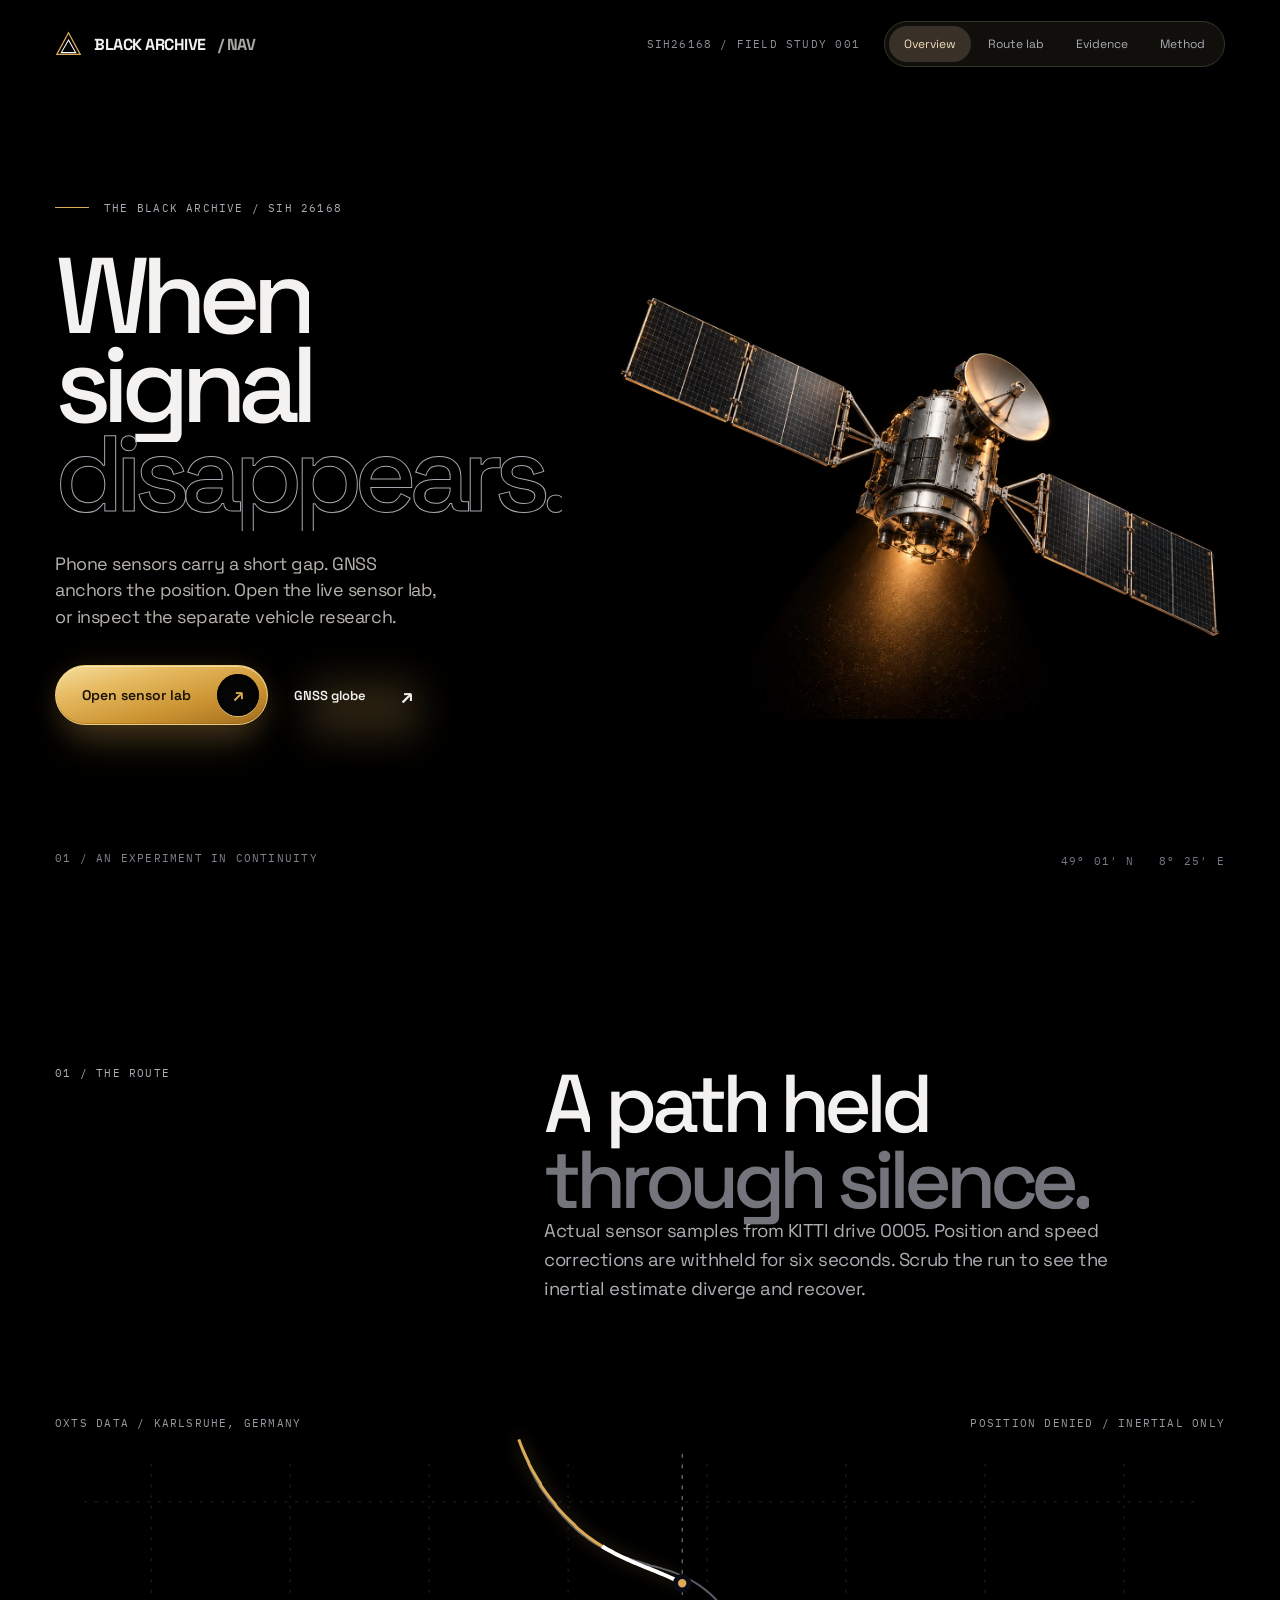
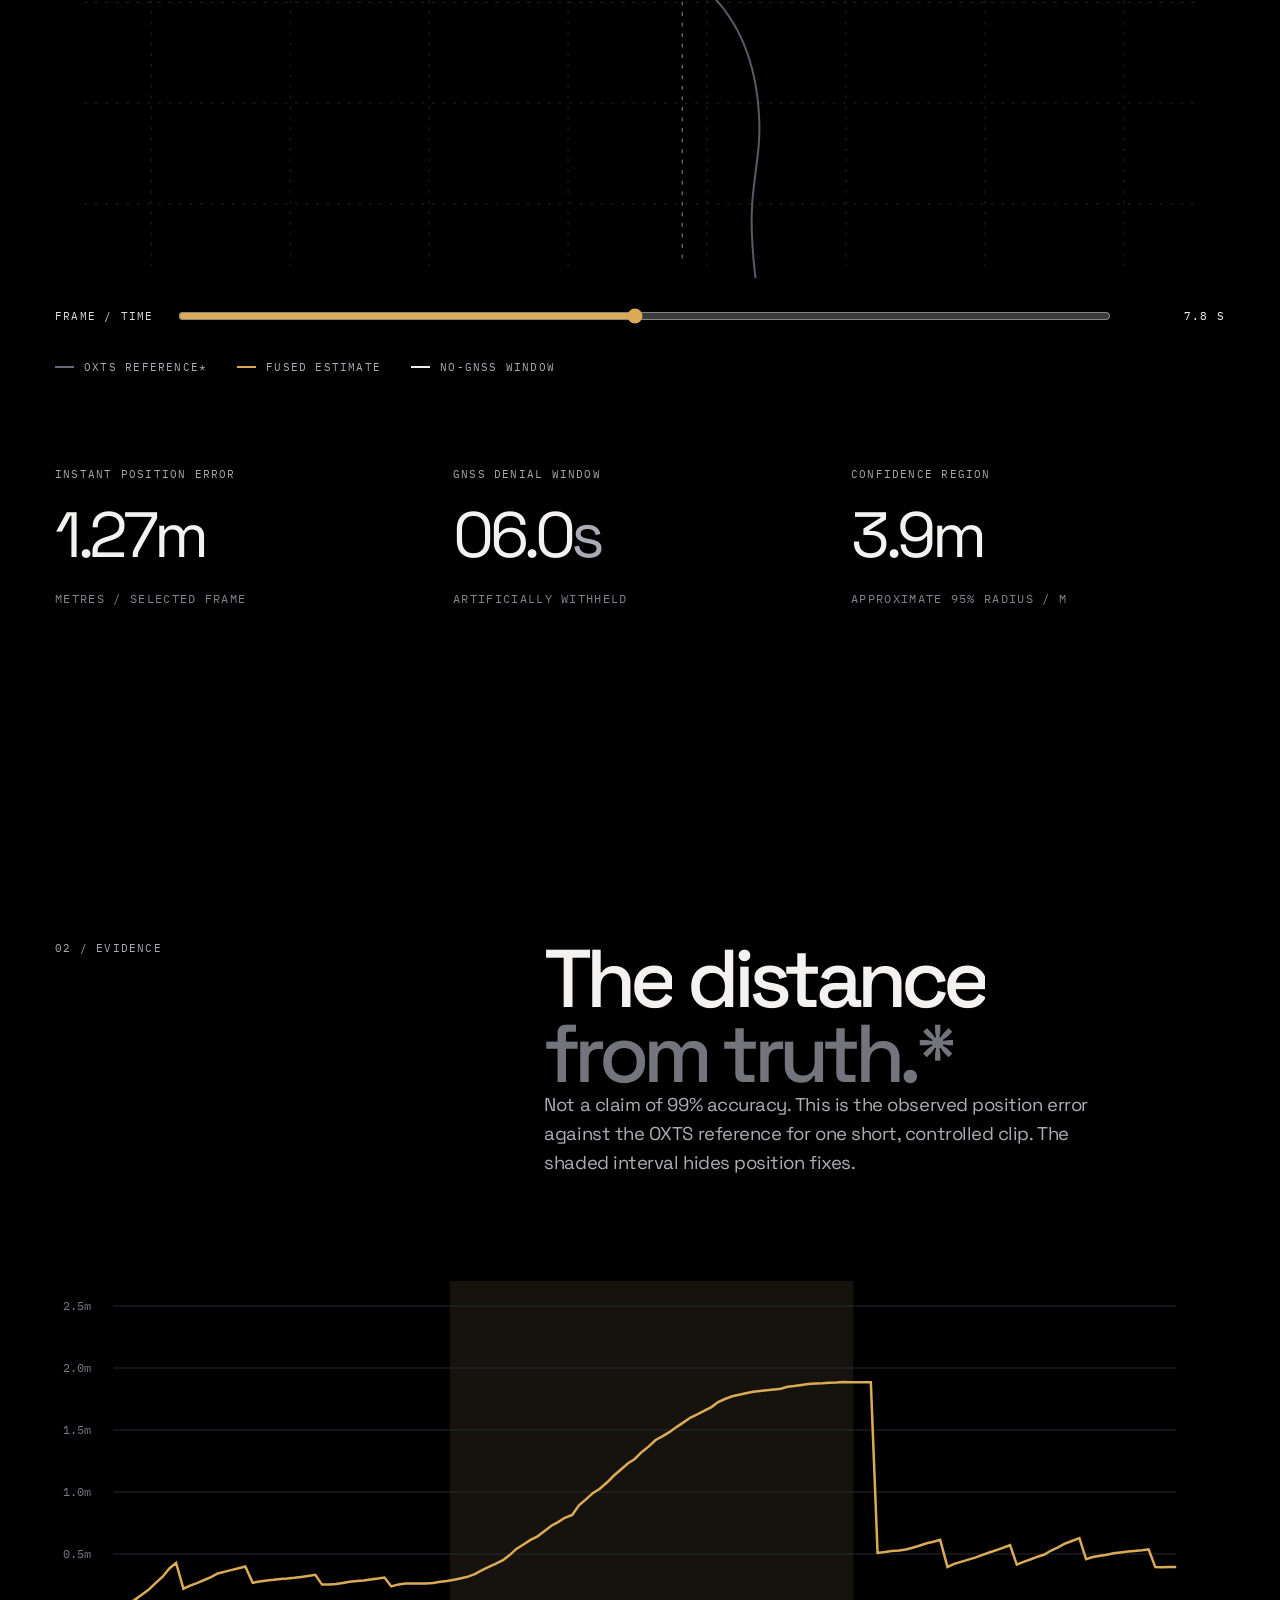
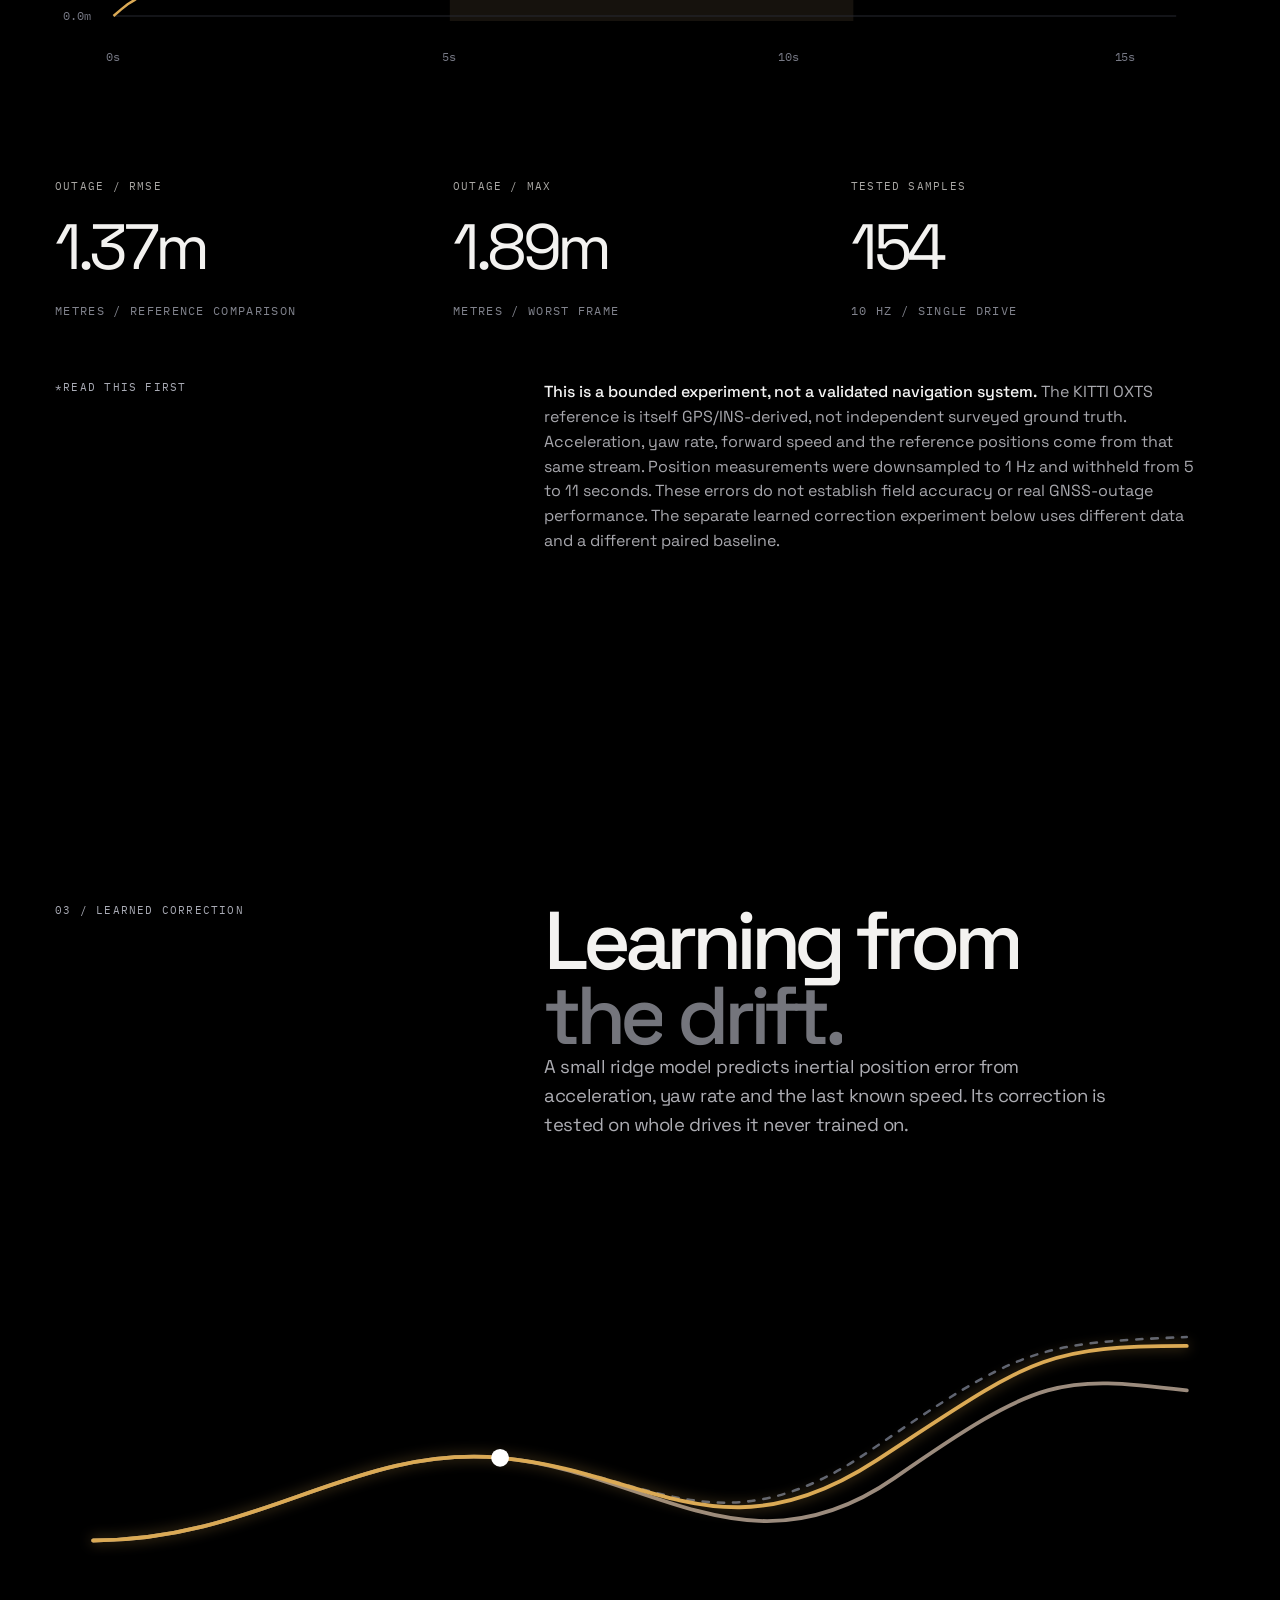
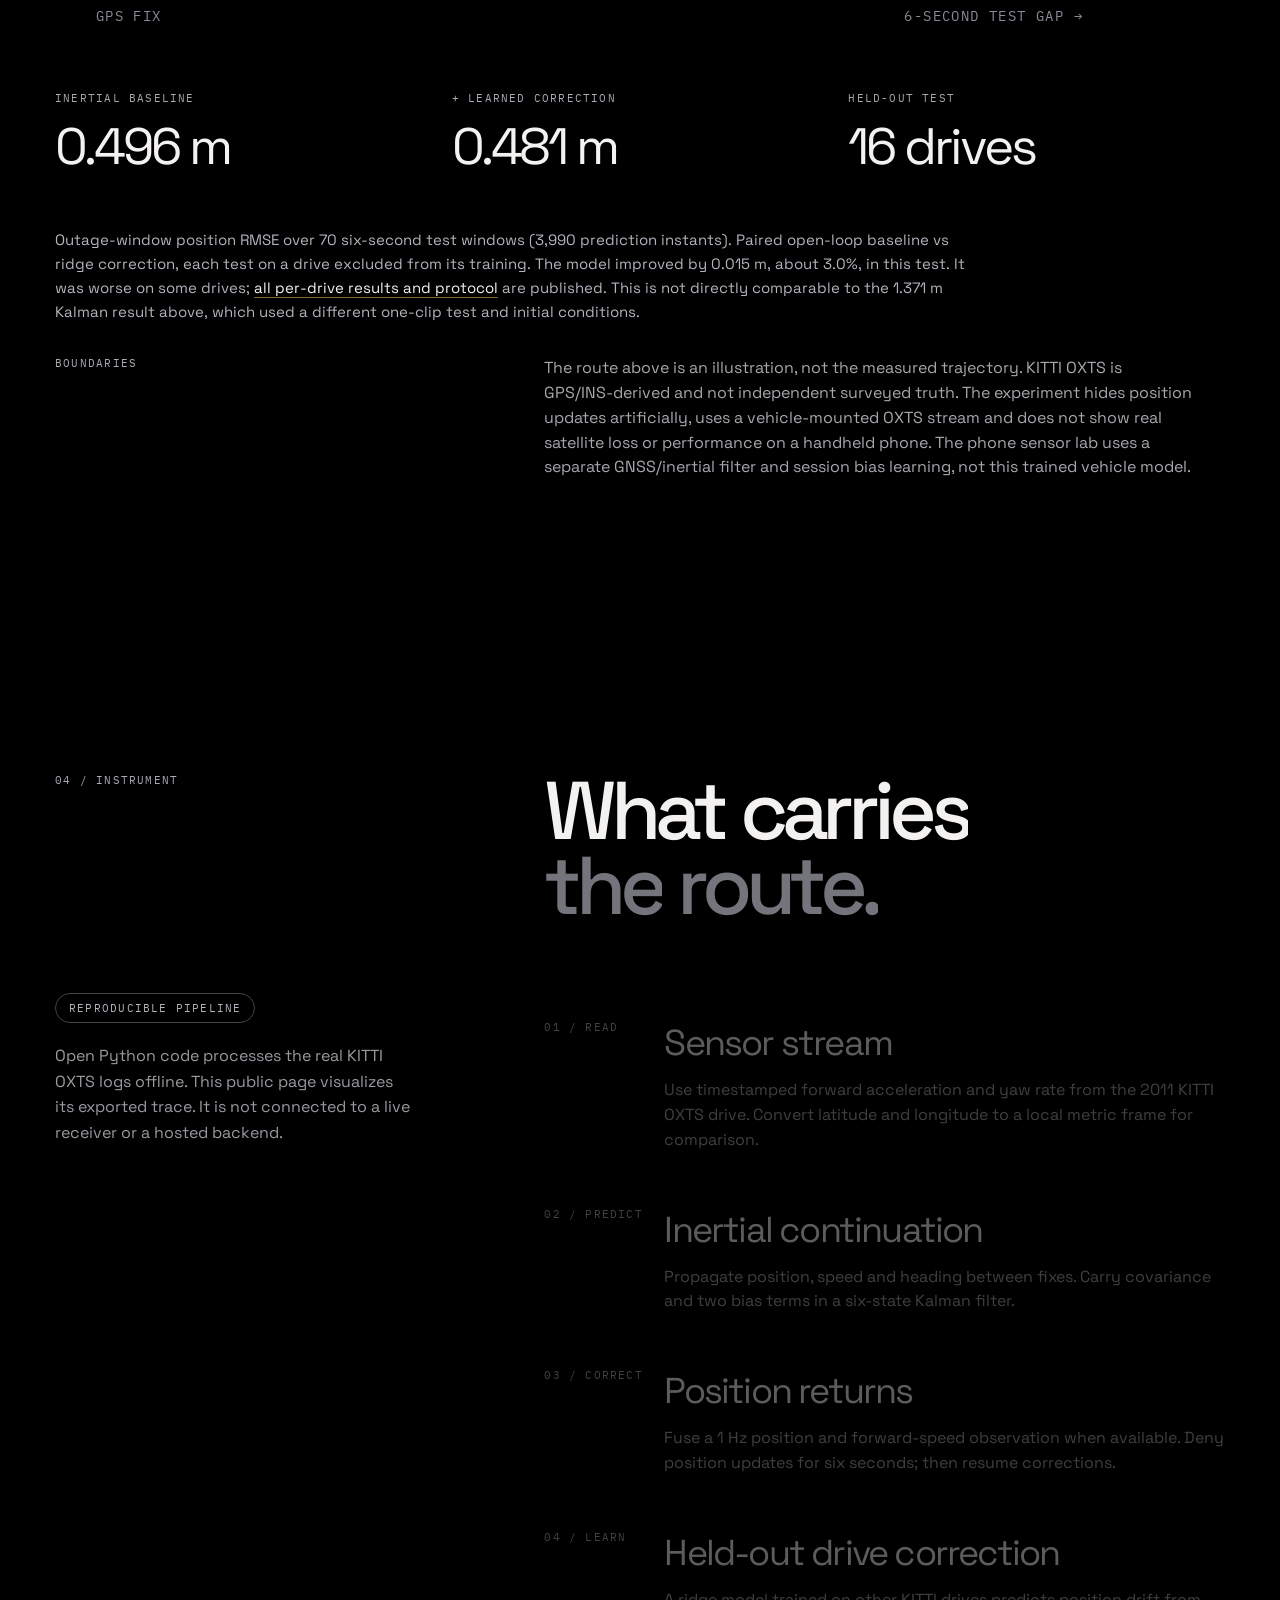
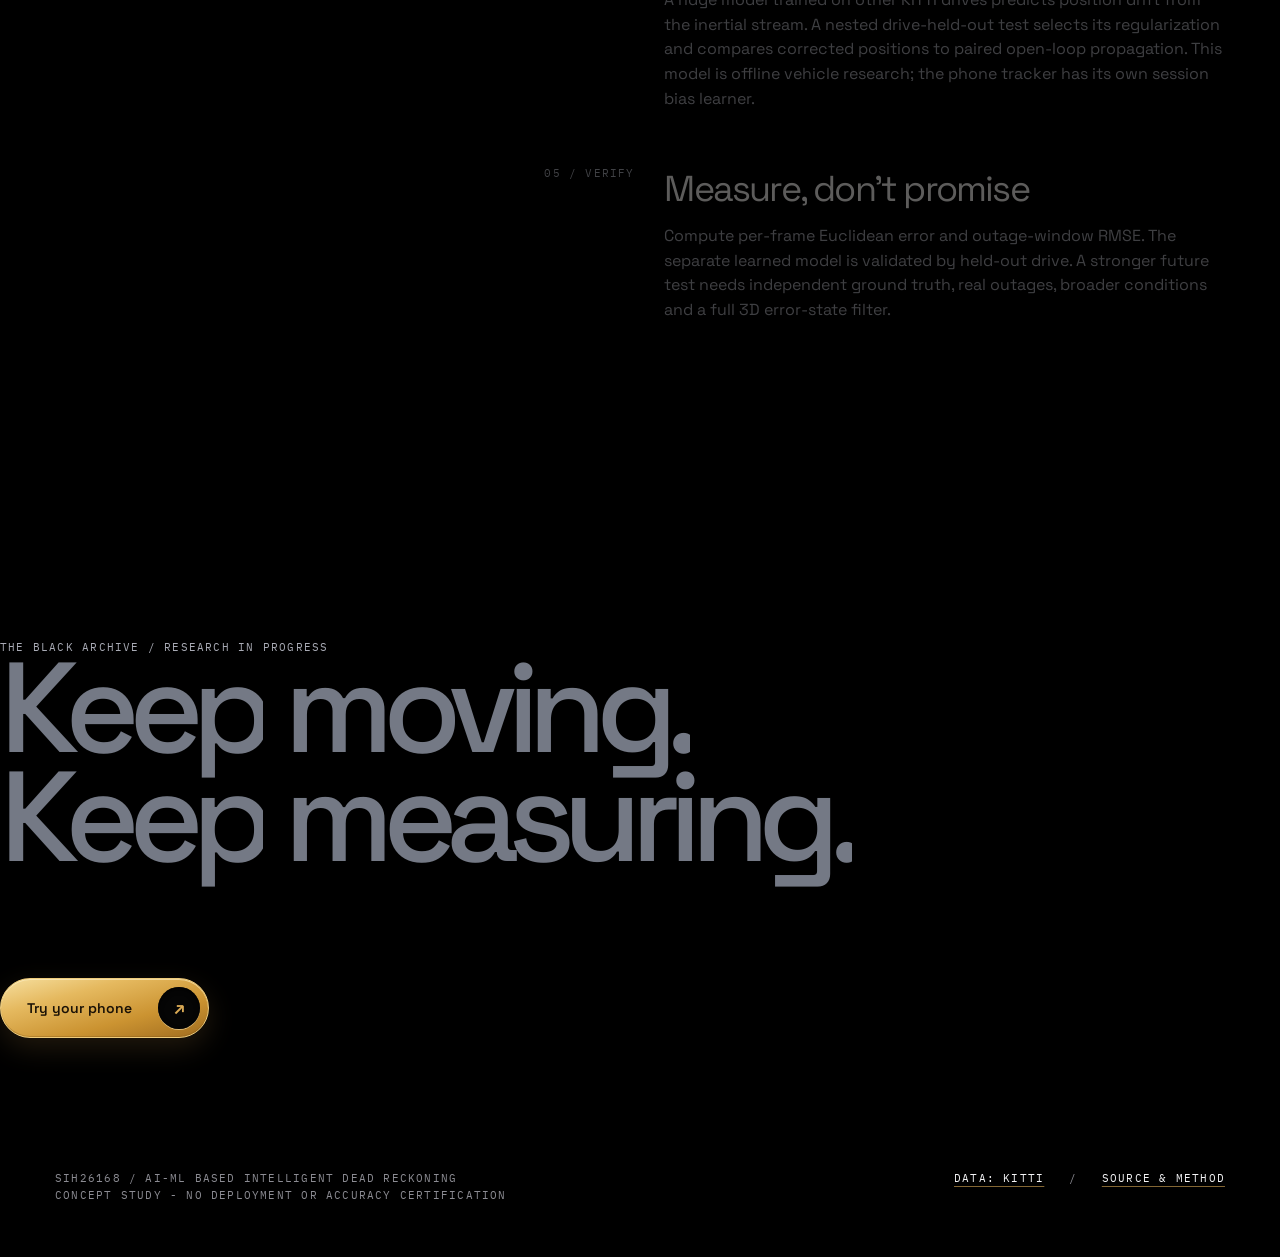
<file: index.html>
<!doctype html>
<html lang="en"><head><meta charset="utf-8"><meta name="viewport" content="width=device-width,initial-scale=1"><meta name="theme-color" content="#000000"><meta name="description" content="The Black Archive: an honest GNSS/INS dead-reckoning experiment measured on public KITTI sensor logs."><title>Black Archive / Continuity</title><link rel="preconnect" href="https://fonts.googleapis.com"><link rel="preconnect" href="https://fonts.gstatic.com" crossorigin><link href="https://fonts.googleapis.com/css2?family=IBM+Plex+Mono:wght@400;500&family=Space+Grotesk:wght@400;500;600;700&display=swap" rel="stylesheet">
<style>
:root{--bg:#000;--ink:#f3f2f0;--muted:#aaa8a5;--quiet:#777b85;--accent:#dbaa55;--axis:#303137;--margin:clamp(24px,4.3vw,76px);--display:'Space Grotesk',Arial,sans-serif;--mono:'IBM Plex Mono',monospace}*{box-sizing:border-box}html{scroll-behavior:smooth;background:#000}body{margin:0;color:var(--ink);background:var(--bg);font-family:var(--display);-webkit-font-smoothing:antialiased}button,a,input{font:inherit}button{cursor:pointer}a{color:inherit}a:focus-visible,button:focus-visible,input:focus-visible{outline:2px solid var(--accent);outline-offset:4px}::selection{background:#dbaa55;color:#000}.mono{font-family:var(--mono);font-size:11px;letter-spacing:.11em;text-transform:uppercase}.muted{color:var(--muted)}.accent{color:var(--accent)}.wrap{max-width:1600px;margin:auto;padding-inline:var(--margin)}.header{height:88px;display:flex;justify-content:space-between;align-items:center;gap:20px;position:relative;z-index:30}.mark{font-weight:700;text-decoration:none;display:flex;align-items:center;gap:12px;font-size:16px;letter-spacing:-.03em}.brand-icon{height:27px;width:27px;display:inline-flex;align-items:center;justify-content:center}.brand-icon svg{width:100%;height:100%}.header-right{display:flex;gap:24px;align-items:center}.version{white-space:nowrap;color:#8e9098}.nav{display:flex;padding:4px;gap:2px;border:1px solid #303039;border-radius:999px;background:#11100e;position:relative;isolation:isolate}.nav a{position:relative;padding:10px 15px;text-decoration:none;font-size:12px;color:#aaaab2;transition:color .22s;white-space:nowrap}.nav a:hover,.nav a.active{color:#fff}.nav-indicator{position:absolute;z-index:-1;left:4px;top:4px;bottom:4px;background:#343029;border-radius:999px;transition:transform .48s cubic-bezier(.22,1,.36,1),width .48s cubic-bezier(.22,1,.36,1)}main{overflow:hidden}.hero{min-height:min(790px,calc(100svh - 88px));min-height:max(650px,calc(100svh - 88px));display:grid;grid-template-columns:5fr 8fr;align-items:center;position:relative}.hero-copy{z-index:2;padding:24px 0 86px}.eyebrow{color:var(--accent);display:flex;gap:15px;align-items:center}.eyebrow:before{content:'';width:34px;height:1px;background:var(--accent)}h1,h2,h3,p{margin-top:0}h1{font-size:clamp(69px,8.4vw,150px);line-height:.83;letter-spacing:-.083em;font-weight:500;margin:36px 0 32px}h1 span{display:block}h1 .outline{color:transparent;-webkit-text-stroke:1px #a5a8b0}.hero-description{font-size:clamp(16px,1.4vw,20px);line-height:1.5;color:#b3b2b5;max-width:390px;letter-spacing:-.025em;margin-bottom:34px}.cta{border:1px solid #dbaa55;border-radius:999px;background:var(--accent);padding:15px 21px;color:#08090e;display:inline-flex;gap:35px;align-items:center;text-decoration:none;font-size:13px;font-weight:600;position:relative;transition:transform .25s,background .25s}.cta:before{content:'';position:absolute;inset:9px 15px -18px;background:var(--accent);filter:blur(19px);opacity:.2;z-index:-1}.cta:hover{transform:translateY(-3px);background:#e4cda5}.cta span{font-size:20px;line-height:.7}.hero-visual{position:relative;min-height:620px;margin-right:calc(-1*var(--margin));display:flex;align-items:center;justify-content:center}.hero-visual:before{content:'';position:absolute;width:80%;aspect-ratio:1;border-radius:50%;background:radial-gradient(circle,rgba(130,109,77,.12),rgba(0,0,0,0) 67%);filter:blur(35px)}.orb{width:min(760px,105%);height:auto;overflow:visible;position:relative;filter:drop-shadow(0 0 28px rgba(219,170,85,.14))}.orb .contour{fill:none;stroke:#363943;stroke-width:.7}.orb .brightline{fill:none;stroke:var(--accent);stroke-width:2;stroke-linecap:round;stroke-linejoin:round;stroke-dasharray:2400;stroke-dashoffset:2400;animation:draw 1.4s .1s cubic-bezier(.22,1,.36,1) forwards}.orb .tiny{fill:#dbc39c}.orb .thin{fill:none;stroke:#656c85;stroke-width:.8}.orb .noise{fill:#c9b18c;opacity:.36}.hero-index{position:absolute;right:var(--margin);bottom:32px;color:#777987}.hero-meta{position:absolute;bottom:35px;left:var(--margin);color:#83838d}.section{padding-top:clamp(110px,13vw,210px);padding-bottom:clamp(110px,13vw,210px)}.section-head{display:grid;grid-template-columns:5fr 8fr;gap:5vw;align-items:start;margin-bottom:70px}.section-kicker{color:var(--accent)}.section-title{font-size:clamp(49px,6.4vw,105px);line-height:.92;letter-spacing:-.075em;font-weight:500;max-width:900px;margin:0}.section-title em{font-style:normal;color:#74757c}.support{max-width:570px;color:#adadb3;font-size:clamp(16px,1.45vw,21px);line-height:1.55;letter-spacing:-.025em}.section-copy{grid-column:2}.lab{background:#000}.lab-main{position:relative;min-height:590px;padding:24px 0 0}.lab-meta{display:flex;justify-content:space-between;gap:20px;flex-wrap:wrap;color:#9999a2}.lab-art{height:460px;width:100%;display:block;overflow:visible}.axis{stroke:#24262d;stroke-width:1;stroke-dasharray:3 8}.route-truth{stroke:#565b67;stroke-width:2;fill:none;vector-effect:non-scaling-stroke}.route-fused{stroke:var(--accent);stroke-width:3;fill:none;vector-effect:non-scaling-stroke;filter:drop-shadow(0 0 8px rgba(219,170,85,.45))}.route-outage{stroke:#fff;stroke-width:4;fill:none;vector-effect:non-scaling-stroke}.point-current{fill:var(--accent);stroke:#080b16;stroke-width:5;vector-effect:non-scaling-stroke}.scan-line{stroke:#9496a6;stroke-width:1;stroke-dasharray:4 7}.scrubber{display:flex;gap:22px;align-items:center;padding:12px 0 30px}.scrubber label{color:#dedee1;white-space:nowrap}.scrubber input{width:100%;height:24px;accent-color:var(--accent);cursor:ew-resize}.scrubber output{min-width:90px;text-align:right;color:var(--accent)}.legend{display:flex;gap:30px;align-items:center;flex-wrap:wrap;color:#aaaab0}.legend span{display:flex;gap:10px;align-items:center}.legend i{width:19px;height:2px;background:var(--accent);display:block}.legend .white{background:#eee}.legend .grey{background:#666a76}.readouts{display:grid;grid-template-columns:repeat(3,1fr);gap:24px;margin-top:88px}.readout strong{display:block;font-size:clamp(34px,5vw,70px);font-weight:400;letter-spacing:-.07em;margin:11px 0}.readout small{color:#81838d;font-size:12px}.evidence-plot{width:100%;height:420px;display:block;overflow:visible}.chart-line{fill:none;stroke:var(--accent);stroke-width:2.5;vector-effect:non-scaling-stroke}.chart-bg{fill:#12151c}.chart-outage{fill:#9d835a;opacity:.14}.chart-axis{stroke:#282932;stroke-width:1}.evidence-notes{display:grid;grid-template-columns:5fr 8fr;gap:5vw;margin-top:60px}.evidence-notes p{line-height:1.55;color:#a7a7ad;max-width:650px;font-size:16px}.evidence-notes strong{color:#f4f4f4;font-weight:500}.method{padding-top:110px;padding-bottom:160px}.method-layout{display:grid;grid-template-columns:5fr 8fr;gap:5vw}.method-step{padding:27px 0;display:grid;grid-template-columns:100px 1fr;gap:20px;border-top:1px solid #292a30}.method-step:last-child{border-bottom:1px solid #292a30}.method-step h3{font-size:clamp(23px,3vw,36px);font-weight:400;letter-spacing:-.05em;margin:0 0 12px}.method-step p{line-height:1.55;color:#a4a5ad;max-width:600px;margin:0}.method-note{color:#9999a0;line-height:1.6;max-width:360px;margin-top:20px}.finale{padding:130px 0 100px;position:relative}.finale h2{font-size:clamp(70px,10vw,165px);line-height:.85;letter-spacing:-.09em;font-weight:500;max-width:1000px}.finale h2 span{color:#747985}.footer{padding-block:32px 52px;display:flex;justify-content:space-between;gap:20px;color:#8c8c93;line-height:1.6}.footer a{text-underline-offset:4px}.tag{display:inline-flex;border:1px solid #42444c;border-radius:999px;padding:7px 13px;color:#b2b3bd}.skip{position:absolute;left:-999px;top:6px;z-index:50;background:#fff;color:#000;padding:12px}.skip:focus{left:10px}@keyframes draw{to{stroke-dashoffset:0}}@media(max-width:900px){.version{display:none}.hero{grid-template-columns:1fr;min-height:auto}.hero-copy{padding-top:84px;padding-bottom:0}.hero-visual{min-height:550px;margin-top:-36px;margin-left:12vw}.orb{width:min(100%,700px)}.hero-meta{bottom:12px}.hero-index{bottom:12px}.section-head,.evidence-notes,.method-layout{grid-template-columns:1fr}.section-copy{grid-column:1}.section-head{gap:28px;margin-bottom:48px}.section-title{max-width:800px}.method-note{max-width:650px;margin:0 0 30px}.lab-main{min-height:470px}.lab-art{height:330px}}@media(max-width:600px){.header{height:78px;display:block;padding-top:18px}.mark{font-size:14px}.brand-icon{width:22px;height:22px}.header-right{position:absolute;right:var(--margin);top:15px}.nav{position:fixed;bottom:16px;left:14px;right:14px;justify-content:space-around;z-index:80;background:rgba(19,20,24,.95);backdrop-filter:blur(18px);box-shadow:0 7px 35px #000}.nav a{font-size:11px;padding:12px 10px;text-align:center;min-width:58px}.hero-copy{padding-top:65px}.hero h1{font-size:clamp(66px,17vw,96px);margin:25px 0}.hero-description{font-size:16px;max-width:350px}.hero-visual{min-height:420px;margin:-25px -70px 0 0}.orb{width:120%}.hero-meta{bottom:16px}.hero-index{right:calc(var(--margin) + 38px);bottom:16px}.mono{font-size:10px}.section{padding-top:110px;padding-bottom:100px}.section-title{font-size:clamp(47px,13vw,70px)}.lab-main{min-height:380px}.lab-art{height:265px;margin-left:-10%;width:120%}.lab-meta{font-size:9px;gap:8px}.scrubber{gap:12px}.scrubber label{font-size:9px}.scrubber output{min-width:54px;font-size:10px}.legend{gap:13px;font-size:9px}.readouts{grid-template-columns:1fr 1fr;gap:35px 12px;margin-top:55px}.readout strong{font-size:43px}.readout small{font-size:10px}.evidence-plot{height:290px;width:115%;margin-left:-6%}.evidence-notes{margin-top:32px}.method{padding-top:50px}.method-step{grid-template-columns:52px 1fr;gap:12px}.method-step h3{font-size:24px}.method-step p{font-size:14px}.finale{padding:90px 0 130px}.finale h2{font-size:clamp(66px,14vw,95px)}.footer{display:block;padding-bottom:105px;font-size:10px}.footer div{margin-bottom:16px}}@media(prefers-reduced-motion:reduce){*,*:before,*:after{animation-duration:.01ms!important;scroll-behavior:auto!important;transition-duration:.01ms!important}.orb .brightline{stroke-dashoffset:0}}
.simple-route{filter:drop-shadow(0 0 25px rgba(219,170,85,.10))}.simple-under{fill:none;stroke:#243047;stroke-width:21;stroke-linecap:round;opacity:.55;filter:blur(12px)}.simple-line,.simple-gap{fill:none;stroke-linecap:round;stroke-linejoin:round}.simple-line{stroke:#dbaa55;stroke-width:4;filter:drop-shadow(0 0 5px rgba(219,170,85,.45))}.simple-gap{stroke:#fff;stroke-width:6}.simple-fix{fill:#000;stroke:#fff;stroke-width:3}.simple-label,.simple-key{fill:#9599a7;font:10px var(--mono);letter-spacing:.09em}.simple-key{fill:#b6b9c3}@media(max-width:600px){.simple-label,.simple-key{font-size:13px}}
.learned{background:#000}.learned-panel{padding:20px 0;background:transparent}.learned-route svg{width:100%;height:auto;overflow:visible}.learned-route path{fill:none;stroke-linecap:round;stroke-linejoin:round}.learned-route .learning-ghost{stroke:#5d6372;stroke-width:2;stroke-dasharray:5 7}.learned-route .learning-base{stroke:#b7a493;stroke-width:3;opacity:.85}.learned-route .learning-corrected{stroke:var(--accent);stroke-width:3;filter:drop-shadow(0 0 5px #dbaa5588)}.learned-route text{font:11px var(--mono);letter-spacing:.1em;fill:#898c98}.learned-stats{display:grid;grid-template-columns:repeat(3,1fr);padding:26px 0 4px;gap:20px}.learned-stats strong{display:block;font-size:clamp(30px,4vw,58px);font-weight:400;letter-spacing:-.06em;margin-top:7px}.learned-caption{line-height:1.6;color:#b3b4bd;font-size:15px;max-width:920px;margin:25px 0 0}.learned-caption a{color:#dbc39c;text-underline-offset:4px}.learned .evidence-notes{margin-top:32px}@media(max-width:600px){.learned-panel{padding:10px 0}.learned-stats{grid-template-columns:1fr 1fr;gap:22px 8px}.learned-stats strong{font-size:33px}.learned-stats .mono{font-size:8px}.learned-caption{font-size:13px}.learned-route text{font-size:16px}}

/* Warm metal accent and selected satellite concept. */
.object-visual:before{display:none}.hero-object{width:94%;max-width:none;height:auto;display:block;position:relative;mix-blend-mode:screen;transform:translateX(1%)}.cta{border-color:#ddc49c;background:linear-gradient(135deg,#e0c69e,#c6a36f);box-shadow:inset 0 1px 0 #f4e3c433;transition:transform .4s cubic-bezier(.22,1,.36,1),background .4s,box-shadow .4s}.cta:hover{background:#e2cda9;box-shadow:0 0 26px #dbaa5520}.cta:active{transform:translateY(0) scale(.98)}.nav{border-color:#38332b;background:#100f0c}.nav-indicator{background:#393127}.nav a.active{color:#f1ddbc}.learned a,.evidence-notes a,.footer a{color:var(--accent);text-underline-offset:4px}.orb{filter:none}.method-step,.method-step:last-child{border:0}.learned-panel{background:transparent!important;border:0!important}.hero-description{color:#b7b3ac}
@media(max-width:800px){.hero-object{width:100%;transform:none}.object-visual{min-height:310px!important;margin-right:0;margin-top:18px}.hero-index{display:none}.hero-meta{bottom:6px}}
</style><style>
.kr-mask{display:inline-block;overflow:hidden;vertical-align:top;padding-bottom:.12em;margin-bottom:-.12em}.kr-word{display:inline-block;transform:translateY(105%);filter:blur(6px);opacity:0;transition:transform .9s cubic-bezier(.16,1,.3,1),filter .9s cubic-bezier(.16,1,.3,1),opacity .6s ease;transition-delay:calc(var(--i)*70ms)}.kr-in .kr-word{transform:none;filter:none;opacity:1}
main{overflow:clip}.has-steps .method-layout>div:first-child{position:sticky;top:120px;align-self:start}
.has-steps .method-step{opacity:.38;transition:opacity .5s ease}.has-steps .method-step.on{opacity:1}.has-steps .method-step.on .accent{color:var(--accent)}
@media (max-width:900px){.has-steps .method-layout>div:first-child{position:static}}
.cta.ghost{background:transparent;box-shadow:none;color:var(--ink,#f4f4f6);border:0;padding-left:0;margin-left:26px}
@media (prefers-reduced-motion:reduce){.kr-word{transition:none}}
.cta:not(.ghost){background:linear-gradient(165deg,#f6df9f 0%,#e5b95f 30%,#cb9331 66%,#a06c1f 100%);border-color:#efcc7c;color:#1b1206;box-shadow:inset 0 1px 0 #fff3cc99,inset 0 -1px 0 #7a4e1255,0 10px 28px #dbaa5526;transition:transform .4s cubic-bezier(.22,1,.36,1),background .4s,box-shadow .4s}.cta:not(.ghost):hover{background:linear-gradient(165deg,#fbe9b4 0%,#edc471 30%,#d69d3a 66%,#ab7625 100%);transform:translateY(-2px);box-shadow:inset 0 1px 0 #fff6d8aa,inset 0 -1px 0 #7a4e1255,0 14px 34px #dbaa5538}.cta:not(.ghost):active{transform:translateY(0) scale(.985);background:linear-gradient(165deg,#f6df9f 0%,#e5b95f 30%,#cb9331 66%,#a06c1f 100%);box-shadow:inset 0 2px 6px #6a410f66,0 4px 12px #dbaa5522}
.cta:not(.ghost){padding:8px 8px 8px 26px;gap:26px;font-size:14px}.cta:not(.ghost) span{width:42px;height:42px;border-radius:50%;display:grid;place-items:center;background:#050505;color:#dbaa55;font-size:18px;line-height:1;box-shadow:inset 0 2px 5px #000000cc,inset 0 0 0 1px #00000066,0 1px 0 #ffeebb88;transition:transform .5s cubic-bezier(.22,1,.36,1)}.cta:not(.ghost):hover span{transform:rotate(45deg)}.cta:not(.ghost):active span{transform:rotate(45deg) scale(.94)}@media (prefers-reduced-motion:reduce){.cta:not(.ghost) span{transition:none}}
.eyebrow,.section-kicker,.accent{color:#a9abb5}.has-steps .method-step.on .accent{color:#f4f4f6}.scrubber output{color:#f4f4f6}.learned a,.evidence-notes a,.footer a,.learned-caption a{color:#f4f4f6;text-decoration:underline;text-decoration-color:#dbaa5599;text-underline-offset:4px}.eyebrow:before,.eyebrow::before{background:#dbaa55}
</style></head>
<body><a class="skip" href="#content">Skip to content</a><header class="header wrap"><a href="#home" class="mark" aria-label="The Black Archive, home"><span class="brand-icon" aria-hidden="true"><svg viewBox="0 0 30 30"><path fill="none" stroke="#dbaa55" stroke-width="1.4" d="M15 2 28 26H2Z"/><path fill="none" stroke="#fff" stroke-width="1.2" d="M15 10 23 24H7Z"/></svg></span>BLACK ARCHIVE<span class="muted">/ NAV</span></a><div class="header-right"><span class="version mono">SIH26168 / FIELD STUDY 001</span><nav class="nav" aria-label="Main navigation"><span class="nav-indicator" aria-hidden="true"></span><a class="active" href="#home">Overview</a><a href="#lab">Route lab</a><a href="#evidence">Evidence</a><a href="#method">Method</a></nav></div></header>
<main id="content"><section class="hero wrap" id="home"><div class="hero-copy"><div class="eyebrow mono">THE BLACK ARCHIVE / SIH 26168</div><h1>When<br>signal<br><span class="outline">disappears.</span></h1><p class="hero-description">Phone sensors carry a short gap. GNSS anchors the position. Open the live sensor lab, or inspect the separate vehicle research.</p><a class="cta" href="./live.html">Open sensor lab <span aria-hidden="true">↗</span></a><a class="cta ghost" href="./globe.html">GNSS globe <span aria-hidden="true">↗</span></a></div><div class="hero-visual object-visual"><img class="hero-object" src="./1-satellite.webp" width="1536" height="1024" fetchpriority="high" alt="Concept illustration of a satellite with its signal dissolving into particles"/></div><span class="hero-meta mono">01 / AN EXPERIMENT IN CONTINUITY</span><span class="hero-index mono">49° 01′ N &nbsp; 8° 25′ E</span></section>
<section class="section wrap" id="lab"><div class="section-head"><div class="section-kicker mono">01 / THE ROUTE</div><div><h2 class="section-title">A path held<br><em>through silence.</em></h2><p class="support section-copy">Actual sensor samples from KITTI drive 0005. Position and speed corrections are withheld for six seconds. Scrub the run to see the inertial estimate diverge and recover.</p></div></div><div class="lab-main"><div class="lab-meta mono"><span>OXTS DATA / KARLSRUHE, GERMANY</span><span id="mode">INITIALIZING REAL DATA</span></div><svg id="route-svg" viewBox="0 0 1200 480" preserveAspectRatio="xMidYMid meet" class="lab-art" role="img" aria-label="Measured KITTI reference trajectory and fused inertial estimate"><g id="route-grid"></g><path id="truth-path" class="route-truth"/><path id="fused-path" class="route-fused"/><path id="outage-path" class="route-outage"/><line id="scan-line" class="scan-line" y1="25" y2="450"/><circle id="current-point" class="point-current" r="7"/></svg><div class="scrubber"><label class="mono" for="time">FRAME / TIME</label><input type="range" id="time" min="0" max="153" value="70" step="1" aria-label="Select frame of KITTI experiment"><output class="mono" id="time-out" for="time">--</output></div><div class="legend mono"><span><i class="grey"></i> OXTS REFERENCE*</span><span><i></i> FUSED ESTIMATE</span><span><i class="white"></i> NO-GNSS WINDOW</span></div><div class="readouts"><div class="readout"><span class="mono muted">INSTANT POSITION ERROR</span><strong id="current-error">--</strong><small class="mono">METRES / SELECTED FRAME</small></div><div class="readout"><span class="mono muted">GNSS DENIAL WINDOW</span><strong>06.0<span class="accent">s</span></strong><small class="mono">ARTIFICIALLY WITHHELD</small></div><div class="readout"><span class="mono muted">CONFIDENCE REGION</span><strong id="radius">--</strong><small class="mono">APPROXIMATE 95% RADIUS / M</small></div></div></div></section>
<section class="section wrap" id="evidence"><div class="section-head"><div class="section-kicker mono">02 / EVIDENCE</div><div><h2 class="section-title">The distance<br><em>from truth.*</em></h2><p class="support">Not a claim of 99% accuracy. This is the observed position error against the OXTS reference for one short, controlled clip. The shaded interval hides position fixes.</p></div></div><svg id="error-svg" viewBox="0 0 1200 420" preserveAspectRatio="none" class="evidence-plot" role="img" aria-label="Position error over time with outage shaded"><rect id="outage-shade" class="chart-outage" y="15" height="340"/><g id="error-grid"></g><path id="error-path" class="chart-line"/></svg><div class="readouts"><div class="readout"><span class="mono muted">OUTAGE / RMSE</span><strong id="rmse">--</strong><small class="mono">METRES / REFERENCE COMPARISON</small></div><div class="readout"><span class="mono muted">OUTAGE / MAX</span><strong id="peak">--</strong><small class="mono">METRES / WORST FRAME</small></div><div class="readout"><span class="mono muted">TESTED SAMPLES</span><strong id="samples">--</strong><small class="mono">10 HZ / SINGLE DRIVE</small></div></div><div class="evidence-notes"><div class="section-kicker mono">*READ THIS FIRST</div><p><strong>This is a bounded experiment, not a validated navigation system.</strong> The KITTI OXTS reference is itself GPS/INS-derived, not independent surveyed ground truth. Acceleration, yaw rate, forward speed and the reference positions come from that same stream. Position measurements were downsampled to 1 Hz and withheld from 5 to 11 seconds. These errors do not establish field accuracy or real GNSS-outage performance. The separate learned correction experiment below uses different data and a different paired baseline.</p></div></section>
<section class="section wrap learned" id="learned"><div class="section-head"><div class="section-kicker mono">03 / LEARNED CORRECTION</div><div><h2 class="section-title">Learning from<br><em>the drift.</em></h2><p class="support">A small ridge model predicts inertial position error from acceleration, yaw rate and the last known speed. Its correction is tested on whole drives it never trained on.</p></div></div><div class="learned-panel"><div class="learned-route" aria-hidden="true"><svg viewBox="0 0 920 320"><path class="learning-ghost" d="M30 230 C160 230 235 155 350 165 S520 242 640 160 S770 75 890 70"/><path class="learning-base" d="M30 230 C160 230 235 155 350 165 S545 261 660 181 S790 100 890 112"/><path class="learning-corrected" d="M30 230 C160 230 235 155 350 165 S525 246 646 167 S775 77 890 77"/><circle cx="350" cy="165" r="7" fill="#fff"/><text x="32" y="293">GPS FIX</text><text x="668" y="293">6-SECOND TEST GAP →</text></svg></div><div class="learned-stats"><div><span class="mono muted">INERTIAL BASELINE</span><strong>0.496 m</strong></div><div><span class="mono accent">+ LEARNED CORRECTION</span><strong>0.481 m</strong></div><div><span class="mono muted">HELD-OUT TEST</span><strong>16 drives</strong></div></div></div><p class="learned-caption">Outage-window position RMSE over 70 six-second test windows (3,990 prediction instants). Paired open-loop baseline vs ridge correction, each test on a drive excluded from its training. The model improved by 0.015 m, about 3.0%, in this test. It was worse on some drives; <a href="./ml_benchmark.json">all per-drive results and protocol</a> are published. This is not directly comparable to the 1.371 m Kalman result above, which used a different one-clip test and initial conditions.</p><div class="evidence-notes"><div class="section-kicker mono">BOUNDARIES</div><p>The route above is an illustration, not the measured trajectory. KITTI OXTS is GPS/INS-derived and not independent surveyed truth. The experiment hides position updates artificially, uses a vehicle-mounted OXTS stream and does not show real satellite loss or performance on a handheld phone. The phone sensor lab uses a separate GNSS/inertial filter and session bias learning, not this trained vehicle model.</p></div></section>
<section class="method wrap" id="method"><div class="section-head"><div class="section-kicker mono">04 / INSTRUMENT</div><h2 class="section-title">What carries<br><em>the route.</em></h2></div><div class="method-layout"><div><span class="tag mono">REPRODUCIBLE PIPELINE</span><p class="method-note">Open Python code processes the real KITTI OXTS logs offline. This public page visualizes its exported trace. It is not connected to a live receiver or a hosted backend.</p></div><div><div class="method-step"><span class="accent mono">01 / READ</span><div><h3>Sensor stream</h3><p>Use timestamped forward acceleration and yaw rate from the 2011 KITTI OXTS drive. Convert latitude and longitude to a local metric frame for comparison.</p></div></div><div class="method-step"><span class="accent mono">02 / PREDICT</span><div><h3>Inertial continuation</h3><p>Propagate position, speed and heading between fixes. Carry covariance and two bias terms in a six-state Kalman filter.</p></div></div><div class="method-step"><span class="accent mono">03 / CORRECT</span><div><h3>Position returns</h3><p>Fuse a 1 Hz position and forward-speed observation when available. Deny position updates for six seconds; then resume corrections.</p></div></div><div class="method-step"><span class="accent mono">04 / LEARN</span><div><h3>Held-out drive correction</h3><p>A ridge model trained on other KITTI drives predicts position drift from the inertial stream. A nested drive-held-out test selects its regularization and compares corrected positions to paired open-loop propagation. This model is offline vehicle research; the phone tracker has its own session bias learner.</p></div></div><div class="method-step"><span class="accent mono">05 / VERIFY</span><div><h3>Measure, don't promise</h3><p>Compute per-frame Euclidean error and outage-window RMSE. The separate learned model is validated by held-out drive. A stronger future test needs independent ground truth, real outages, broader conditions and a full 3D error-state filter.</p></div></div></div></div></section>
<section class="finale wrap"><div class="mono accent">THE BLACK ARCHIVE / RESEARCH IN PROGRESS</div><h2>Keep moving.<br><span>Keep measuring.</span></h2><a class="cta" href="./live.html">Try your phone <span aria-hidden="true">↗</span></a></section></main><footer class="footer wrap mono"><div>SIH26168 / AI-ML BASED INTELLIGENT DEAD RECKONING<br>CONCEPT STUDY - NO DEPLOYMENT OR ACCURACY CERTIFICATION</div><div><a target="_blank" rel="noopener" href="https://www.cvlibs.net/datasets/kitti/raw_data.php">DATA: KITTI</a> &nbsp; / &nbsp; <a target="_blank" rel="noopener" href="https://github.com/ptlrudra0/black-archive-navigation">SOURCE &amp; METHOD</a></div></footer>
<script>
const ns='http://www.w3.org/2000/svg';const svgEl=(tag,attr)=>{const e=document.createElementNS(ns,tag);for(const[k,v]of Object.entries(attr))e.setAttribute(k,v);return e};const nav=[...document.querySelectorAll('.nav a')],ind=document.querySelector('.nav-indicator');function setNav(a){nav.forEach(n=>n.classList.toggle('active',n===a));ind.style.width=a.offsetWidth+'px';ind.style.transform=`translateX(${a.offsetLeft-4}px)`}setNav(nav[0]);window.addEventListener('resize',()=>setNav(document.querySelector('.nav a.active')||nav[0]));nav.forEach(n=>n.addEventListener('click',()=>setNav(n)));const observer=new IntersectionObserver(entries=>{const shown=entries.filter(e=>e.isIntersecting).sort((a,b)=>b.intersectionRatio-a.intersectionRatio)[0];if(shown){const n=nav.find(n=>n.hash==='#'+shown.target.id);if(n)setNav(n)}},{rootMargin:'-25% 0px -55% 0px',threshold:[0,.25,.5]});document.querySelectorAll('main section[id]').forEach(s=>observer.observe(s));
fetch('./benchmark.json').then(r=>{if(!r.ok)throw Error('Data missing');return r.json()}).then(data=>{const pts=data.points,n=pts.length,maxT=pts.at(-1).t;const bounds=[...pts.flatMap(p=>[p.truth,p.fused])],xs=bounds.map(p=>p[0]),ys=bounds.map(p=>p[1]);const minX=Math.min(...xs)-6,maxX=Math.max(...xs)+6,minY=Math.min(...ys)-5,maxY=Math.max(...ys)+5;const scale=Math.min(1020/(maxX-minX),370/(maxY-minY));const displayScale=scale*1.47;const x=p=>600+(p[0]-(minX+maxX)/2)*displayScale,y=p=>240-(p[1]-(minY+maxY)/2)*displayScale;const routePath=(list,key)=>list.map((p,i)=>`${i?'L':'M'}${x(p[key]).toFixed(2)},${y(p[key]).toFixed(2)}`).join(' ');const grid=document.getElementById('route-grid');for(let i=0;i<8;i++)grid.append(svgEl('line',{x1:90+i*145,x2:90+i*145,y1:35,y2:455,class:'axis'}));for(let i=0;i<4;i++)grid.append(svgEl('line',{x1:20,x2:1180,y1:75+i*105,y2:75+i*105,class:'axis'}));document.getElementById('truth-path').setAttribute('d',routePath(pts,'truth'));const range=document.getElementById('time');range.max=n-1;range.value=Math.floor(n*.49);function update(){const i=+range.value,p=pts[i],slice=pts.slice(0,i+1),out=slice.filter(q=>q.outage);document.getElementById('fused-path').setAttribute('d',routePath(slice,'fused'));document.getElementById('outage-path').setAttribute('d',routePath(out,'fused'));const dot=document.getElementById('current-point');dot.setAttribute('cx',x(p.fused));dot.setAttribute('cy',y(p.fused));const line=document.getElementById('scan-line');line.setAttribute('x1',x(p.fused));line.setAttribute('x2',x(p.fused));document.getElementById('time-out').textContent=p.t.toFixed(1)+' s';document.getElementById('current-error').textContent=p.error.toFixed(2)+'m';document.getElementById('radius').textContent=p.radius95.toFixed(1)+'m';document.getElementById('mode').textContent=p.outage?'POSITION DENIED / INERTIAL ONLY':'POSITION FIX / FUSION ACTIVE'}range.addEventListener('input',update);update();const plotMax=Math.max(2.5,Math.ceil(data.metrics.outage_max_m*2)/2);const plotX=t=>60+t/maxT*1090,plotY=e=>350-Math.min(e,plotMax)/plotMax*310;document.getElementById('outage-shade').setAttribute('x',plotX(data.outage_start_s));document.getElementById('outage-shade').setAttribute('width',plotX(data.outage_end_s)-plotX(data.outage_start_s));const eg=document.getElementById('error-grid');for(let e=0;e<=plotMax+0.001;e+=.5){eg.append(svgEl('line',{x1:60,x2:1150,y1:plotY(e),y2:plotY(e),class:'chart-axis'}));let t=svgEl('text',{x:8,y:plotY(e)+4,fill:'#777985','font-family':'IBM Plex Mono','font-size':'12'});t.textContent=e.toFixed(1)+'m';eg.append(t)}for(let t=0;t<=15;t+=5){let label=svgEl('text',{x:plotX(t)-8,y:395,fill:'#777985','font-family':'IBM Plex Mono','font-size':'12'});label.textContent=t+'s';eg.append(label)}document.getElementById('error-path').setAttribute('d',pts.map((p,i)=>`${i?'L':'M'}${plotX(p.t).toFixed(1)},${plotY(p.error).toFixed(1)}`).join(' '));document.getElementById('rmse').textContent=data.metrics.outage_rmse_m.toFixed(2)+'m';document.getElementById('peak').textContent=data.metrics.outage_max_m.toFixed(2)+'m';document.getElementById('samples').textContent=data.dataset_points}).catch(err=>{document.getElementById('mode').textContent='MEASURED DATA UNAVAILABLE';console.error(err)});
</script><script src="./site-motion.js?v=1" defer></script></body></html>
</file>
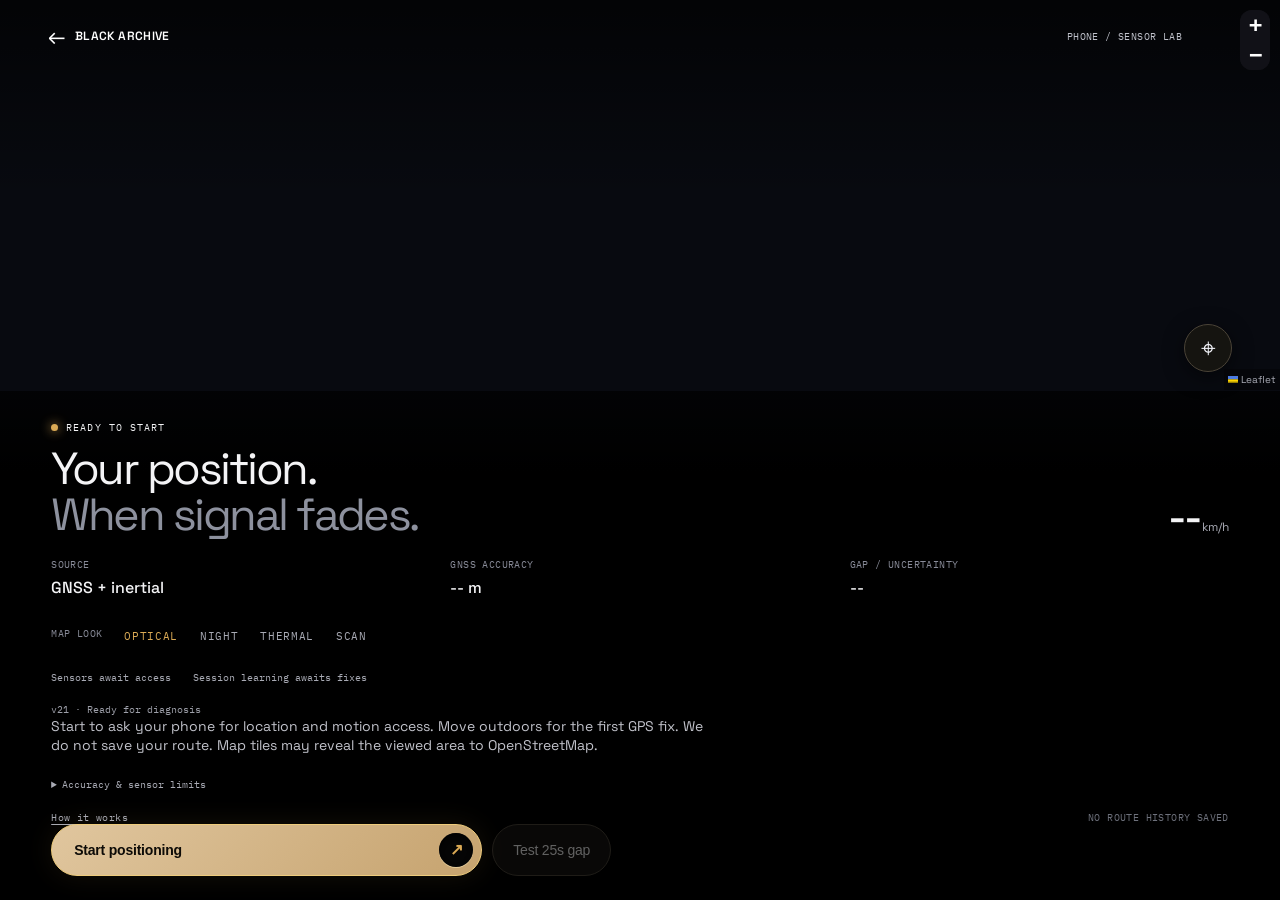
<file: live.html>
<!doctype html><html lang="en"><head><meta charset="utf-8"><meta name="viewport" content="width=device-width,initial-scale=1,viewport-fit=cover"><meta name="theme-color" content="#000000"><meta name="description" content="Live phone-sensor navigation experiment. GPS fixes and cautious estimated positions during gaps."><title>Live position / Black Archive</title><link rel="preconnect" href="https://fonts.googleapis.com"><link rel="preconnect" href="https://fonts.gstatic.com" crossorigin><link href="https://fonts.googleapis.com/css2?family=IBM+Plex+Mono:wght@400;500&family=Space+Grotesk:wght@400;500;600&display=swap" rel="stylesheet"><link rel="stylesheet" href="./vendor/leaflet/leaflet.css"><link rel="stylesheet" href="./live.css?v=26"></head>
<body><main class="app"><div id="map" role="application" aria-label="Interactive geographic map with current device position"></div><div class="map-vignette" aria-hidden="true"></div><header class="top"><a class="back" href="./" aria-label="Back to Black Archive overview">← <span>BLACK ARCHIVE</span></a><div class="tag">PHONE / SENSOR LAB</div></header><div class="map-controls"><button id="recenter" aria-label="Center map on current position" title="Recenter">⌖</button></div><section class="sheet" aria-labelledby="title"><div class="sheet-header"><div><div class="eyebrow"><i id="state-dot"></i><span id="status">READY TO START</span></div><h1 id="title">Your position.<br><span>When signal fades.</span></h1></div><div id="speed" class="speed" aria-label="Speed">--<small>km/h</small></div></div><p id="accuracy-summary" class="accuracy-summary" hidden role="status"></p><p id="gap-summary" class="gap-summary" hidden role="status"></p><button id="more" class="more" aria-controls="extra" aria-expanded="false" hidden>Details <span aria-hidden="true">⌄</span></button><div id="extra" class="extra"><div class="details"><div><span class="label">SOURCE</span><strong id="source">GNSS + inertial</strong></div><div><span class="label">GNSS ACCURACY</span><strong id="accuracy">-- m</strong></div><div><span class="label">GAP / UNCERTAINTY</span><strong id="drift">--</strong></div></div><div class="looks" role="group" aria-label="Map look"><span class="label">MAP LOOK</span><button data-look="optical" aria-pressed="true">Optical</button><button data-look="night" aria-pressed="false">Night</button><button data-look="thermal" aria-pressed="false">Thermal</button><button data-look="scan" aria-pressed="false">Scan</button></div><div class="sensor-readiness"><span id="sensor-state">Sensors await access</span><span id="learning-state">Session learning awaits fixes</span></div><p id="diagnostics" class="note">v21 · Ready for diagnosis</p><p id="message" class="message" role="status" aria-live="polite">Start to ask your phone for location and motion access. Move outdoors for the first GPS fix. We do not save your route. Map tiles may reveal the viewed area to OpenStreetMap.</p><details class="method-detail"><summary>Accuracy &amp; sensor limits</summary><p class="note">Phone-local research, not certified navigation. GNSS anchors position; fresh gravity-free acceleration and Earth-referenced orientation support short gaps. A regularized bias model learns from this session's GNSS velocity changes after 12 valid windows. No KITTI model runs here. Research estimates last at most 20 seconds; after 8 seconds they are marked low confidence. The 25-second test holds for its final 5 seconds. This is a duration limit, not validated accuracy. If sensors or speed/heading are missing, it coasts or holds. On Safari, hold near level briefly to anchor compass alignment; full rotation then compensates tilt for up to 60 seconds since the last valid anchor. This assumes a stable browser yaw frame and still needs physical validation. A causal 120ms filter suppresses some vibration; large shocks and fast rotation reject motion for 250ms. Sustained bumps, turns, sensor bias and phone handling can still cause large drift. These gates are not validated on Indian roads. The displayed GPS radius is phone-reported; the model radius is illustrative, not actual error. Keep the phone stable and the page foreground. Don't use while driving. No route is saved; map tiles reveal the viewed area to OpenStreetMap.</p></details><div class="foot"><a href="./#method">How it works</a><span>NO ROUTE HISTORY SAVED</span></div></div><div class="buttons"><button id="start" class="primary">Start positioning <span aria-hidden="true">↗</span></button><button id="outage" class="secondary" disabled>Test 25s gap</button></div></section></main><script src="./vendor/leaflet/leaflet.js"></script><script src="./phone-fusion.js?v=22"></script><script src="./live.js?v=24" defer></script></body></html>
</file>
<file: vendor/leaflet/leaflet.css>
/* required styles */

.leaflet-pane,
.leaflet-tile,
.leaflet-marker-icon,
.leaflet-marker-shadow,
.leaflet-tile-container,
.leaflet-pane > svg,
.leaflet-pane > canvas,
.leaflet-zoom-box,
.leaflet-image-layer,
.leaflet-layer {
	position: absolute;
	left: 0;
	top: 0;
	}
.leaflet-container {
	overflow: hidden;
	}
.leaflet-tile,
.leaflet-marker-icon,
.leaflet-marker-shadow {
	-webkit-user-select: none;
	   -moz-user-select: none;
	        user-select: none;
	  -webkit-user-drag: none;
	}
/* Prevents IE11 from highlighting tiles in blue */
.leaflet-tile::selection {
	background: transparent;
}
/* Safari renders non-retina tile on retina better with this, but Chrome is worse */
.leaflet-safari .leaflet-tile {
	image-rendering: -webkit-optimize-contrast;
	}
/* hack that prevents hw layers "stretching" when loading new tiles */
.leaflet-safari .leaflet-tile-container {
	width: 1600px;
	height: 1600px;
	-webkit-transform-origin: 0 0;
	}
.leaflet-marker-icon,
.leaflet-marker-shadow {
	display: block;
	}
/* .leaflet-container svg: reset svg max-width decleration shipped in Joomla! (joomla.org) 3.x */
/* .leaflet-container img: map is broken in FF if you have max-width: 100% on tiles */
.leaflet-container .leaflet-overlay-pane svg {
	max-width: none !important;
	max-height: none !important;
	}
.leaflet-container .leaflet-marker-pane img,
.leaflet-container .leaflet-shadow-pane img,
.leaflet-container .leaflet-tile-pane img,
.leaflet-container img.leaflet-image-layer,
.leaflet-container .leaflet-tile {
	max-width: none !important;
	max-height: none !important;
	width: auto;
	padding: 0;
	}

.leaflet-container img.leaflet-tile {
	/* See: https://bugs.chromium.org/p/chromium/issues/detail?id=600120 */
	mix-blend-mode: plus-lighter;
}

.leaflet-container.leaflet-touch-zoom {
	-ms-touch-action: pan-x pan-y;
	touch-action: pan-x pan-y;
	}
.leaflet-container.leaflet-touch-drag {
	-ms-touch-action: pinch-zoom;
	/* Fallback for FF which doesn't support pinch-zoom */
	touch-action: none;
	touch-action: pinch-zoom;
}
.leaflet-container.leaflet-touch-drag.leaflet-touch-zoom {
	-ms-touch-action: none;
	touch-action: none;
}
.leaflet-container {
	-webkit-tap-highlight-color: transparent;
}
.leaflet-container a {
	-webkit-tap-highlight-color: rgba(51, 181, 229, 0.4);
}
.leaflet-tile {
	filter: inherit;
	visibility: hidden;
	}
.leaflet-tile-loaded {
	visibility: inherit;
	}
.leaflet-zoom-box {
	width: 0;
	height: 0;
	-moz-box-sizing: border-box;
	     box-sizing: border-box;
	z-index: 800;
	}
/* workaround for https://bugzilla.mozilla.org/show_bug.cgi?id=888319 */
.leaflet-overlay-pane svg {
	-moz-user-select: none;
	}

.leaflet-pane         { z-index: 400; }

.leaflet-tile-pane    { z-index: 200; }
.leaflet-overlay-pane { z-index: 400; }
.leaflet-shadow-pane  { z-index: 500; }
.leaflet-marker-pane  { z-index: 600; }
.leaflet-tooltip-pane   { z-index: 650; }
.leaflet-popup-pane   { z-index: 700; }

.leaflet-map-pane canvas { z-index: 100; }
.leaflet-map-pane svg    { z-index: 200; }

.leaflet-vml-shape {
	width: 1px;
	height: 1px;
	}
.lvml {
	behavior: url(#default#VML);
	display: inline-block;
	position: absolute;
	}


/* control positioning */

.leaflet-control {
	position: relative;
	z-index: 800;
	pointer-events: visiblePainted; /* IE 9-10 doesn't have auto */
	pointer-events: auto;
	}
.leaflet-top,
.leaflet-bottom {
	position: absolute;
	z-index: 1000;
	pointer-events: none;
	}
.leaflet-top {
	top: 0;
	}
.leaflet-right {
	right: 0;
	}
.leaflet-bottom {
	bottom: 0;
	}
.leaflet-left {
	left: 0;
	}
.leaflet-control {
	float: left;
	clear: both;
	}
.leaflet-right .leaflet-control {
	float: right;
	}
.leaflet-top .leaflet-control {
	margin-top: 10px;
	}
.leaflet-bottom .leaflet-control {
	margin-bottom: 10px;
	}
.leaflet-left .leaflet-control {
	margin-left: 10px;
	}
.leaflet-right .leaflet-control {
	margin-right: 10px;
	}


/* zoom and fade animations */

.leaflet-fade-anim .leaflet-popup {
	opacity: 0;
	-webkit-transition: opacity 0.2s linear;
	   -moz-transition: opacity 0.2s linear;
	        transition: opacity 0.2s linear;
	}
.leaflet-fade-anim .leaflet-map-pane .leaflet-popup {
	opacity: 1;
	}
.leaflet-zoom-animated {
	-webkit-transform-origin: 0 0;
	    -ms-transform-origin: 0 0;
	        transform-origin: 0 0;
	}
svg.leaflet-zoom-animated {
	will-change: transform;
}

.leaflet-zoom-anim .leaflet-zoom-animated {
	-webkit-transition: -webkit-transform 0.25s cubic-bezier(0,0,0.25,1);
	   -moz-transition:    -moz-transform 0.25s cubic-bezier(0,0,0.25,1);
	        transition:         transform 0.25s cubic-bezier(0,0,0.25,1);
	}
.leaflet-zoom-anim .leaflet-tile,
.leaflet-pan-anim .leaflet-tile {
	-webkit-transition: none;
	   -moz-transition: none;
	        transition: none;
	}

.leaflet-zoom-anim .leaflet-zoom-hide {
	visibility: hidden;
	}


/* cursors */

.leaflet-interactive {
	cursor: pointer;
	}
.leaflet-grab {
	cursor: -webkit-grab;
	cursor:    -moz-grab;
	cursor:         grab;
	}
.leaflet-crosshair,
.leaflet-crosshair .leaflet-interactive {
	cursor: crosshair;
	}
.leaflet-popup-pane,
.leaflet-control {
	cursor: auto;
	}
.leaflet-dragging .leaflet-grab,
.leaflet-dragging .leaflet-grab .leaflet-interactive,
.leaflet-dragging .leaflet-marker-draggable {
	cursor: move;
	cursor: -webkit-grabbing;
	cursor:    -moz-grabbing;
	cursor:         grabbing;
	}

/* marker & overlays interactivity */
.leaflet-marker-icon,
.leaflet-marker-shadow,
.leaflet-image-layer,
.leaflet-pane > svg path,
.leaflet-tile-container {
	pointer-events: none;
	}

.leaflet-marker-icon.leaflet-interactive,
.leaflet-image-layer.leaflet-interactive,
.leaflet-pane > svg path.leaflet-interactive,
svg.leaflet-image-layer.leaflet-interactive path {
	pointer-events: visiblePainted; /* IE 9-10 doesn't have auto */
	pointer-events: auto;
	}

/* visual tweaks */

.leaflet-container {
	background: #ddd;
	outline-offset: 1px;
	}
.leaflet-container a {
	color: #0078A8;
	}
.leaflet-zoom-box {
	border: 2px dotted #38f;
	background: rgba(255,255,255,0.5);
	}


/* general typography */
.leaflet-container {
	font-family: "Helvetica Neue", Arial, Helvetica, sans-serif;
	font-size: 12px;
	font-size: 0.75rem;
	line-height: 1.5;
	}


/* general toolbar styles */

.leaflet-bar {
	box-shadow: 0 1px 5px rgba(0,0,0,0.65);
	border-radius: 4px;
	}
.leaflet-bar a {
	background-color: #fff;
	border-bottom: 1px solid #ccc;
	width: 26px;
	height: 26px;
	line-height: 26px;
	display: block;
	text-align: center;
	text-decoration: none;
	color: black;
	}
.leaflet-bar a,
.leaflet-control-layers-toggle {
	background-position: 50% 50%;
	background-repeat: no-repeat;
	display: block;
	}
.leaflet-bar a:hover,
.leaflet-bar a:focus {
	background-color: #f4f4f4;
	}
.leaflet-bar a:first-child {
	border-top-left-radius: 4px;
	border-top-right-radius: 4px;
	}
.leaflet-bar a:last-child {
	border-bottom-left-radius: 4px;
	border-bottom-right-radius: 4px;
	border-bottom: none;
	}
.leaflet-bar a.leaflet-disabled {
	cursor: default;
	background-color: #f4f4f4;
	color: #bbb;
	}

.leaflet-touch .leaflet-bar a {
	width: 30px;
	height: 30px;
	line-height: 30px;
	}
.leaflet-touch .leaflet-bar a:first-child {
	border-top-left-radius: 2px;
	border-top-right-radius: 2px;
	}
.leaflet-touch .leaflet-bar a:last-child {
	border-bottom-left-radius: 2px;
	border-bottom-right-radius: 2px;
	}

/* zoom control */

.leaflet-control-zoom-in,
.leaflet-control-zoom-out {
	font: bold 18px 'Lucida Console', Monaco, monospace;
	text-indent: 1px;
	}

.leaflet-touch .leaflet-control-zoom-in, .leaflet-touch .leaflet-control-zoom-out  {
	font-size: 22px;
	}


/* layers control */

.leaflet-control-layers {
	box-shadow: 0 1px 5px rgba(0,0,0,0.4);
	background: #fff;
	border-radius: 5px;
	}
.leaflet-control-layers-toggle {
	background-image: url(images/layers.png);
	width: 36px;
	height: 36px;
	}
.leaflet-retina .leaflet-control-layers-toggle {
	background-image: url(images/layers-2x.png);
	background-size: 26px 26px;
	}
.leaflet-touch .leaflet-control-layers-toggle {
	width: 44px;
	height: 44px;
	}
.leaflet-control-layers .leaflet-control-layers-list,
.leaflet-control-layers-expanded .leaflet-control-layers-toggle {
	display: none;
	}
.leaflet-control-layers-expanded .leaflet-control-layers-list {
	display: block;
	position: relative;
	}
.leaflet-control-layers-expanded {
	padding: 6px 10px 6px 6px;
	color: #333;
	background: #fff;
	}
.leaflet-control-layers-scrollbar {
	overflow-y: scroll;
	overflow-x: hidden;
	padding-right: 5px;
	}
.leaflet-control-layers-selector {
	margin-top: 2px;
	position: relative;
	top: 1px;
	}
.leaflet-control-layers label {
	display: block;
	font-size: 13px;
	font-size: 1.08333em;
	}
.leaflet-control-layers-separator {
	height: 0;
	border-top: 1px solid #ddd;
	margin: 5px -10px 5px -6px;
	}

/* Default icon URLs */
.leaflet-default-icon-path { /* used only in path-guessing heuristic, see L.Icon.Default */
	background-image: url(images/marker-icon.png);
	}


/* attribution and scale controls */

.leaflet-container .leaflet-control-attribution {
	background: #fff;
	background: rgba(255, 255, 255, 0.8);
	margin: 0;
	}
.leaflet-control-attribution,
.leaflet-control-scale-line {
	padding: 0 5px;
	color: #333;
	line-height: 1.4;
	}
.leaflet-control-attribution a {
	text-decoration: none;
	}
.leaflet-control-attribution a:hover,
.leaflet-control-attribution a:focus {
	text-decoration: underline;
	}
.leaflet-attribution-flag {
	display: inline !important;
	vertical-align: baseline !important;
	width: 1em;
	height: 0.6669em;
	}
.leaflet-left .leaflet-control-scale {
	margin-left: 5px;
	}
.leaflet-bottom .leaflet-control-scale {
	margin-bottom: 5px;
	}
.leaflet-control-scale-line {
	border: 2px solid #777;
	border-top: none;
	line-height: 1.1;
	padding: 2px 5px 1px;
	white-space: nowrap;
	-moz-box-sizing: border-box;
	     box-sizing: border-box;
	background: rgba(255, 255, 255, 0.8);
	text-shadow: 1px 1px #fff;
	}
.leaflet-control-scale-line:not(:first-child) {
	border-top: 2px solid #777;
	border-bottom: none;
	margin-top: -2px;
	}
.leaflet-control-scale-line:not(:first-child):not(:last-child) {
	border-bottom: 2px solid #777;
	}

.leaflet-touch .leaflet-control-attribution,
.leaflet-touch .leaflet-control-layers,
.leaflet-touch .leaflet-bar {
	box-shadow: none;
	}
.leaflet-touch .leaflet-control-layers,
.leaflet-touch .leaflet-bar {
	border: 2px solid rgba(0,0,0,0.2);
	background-clip: padding-box;
	}


/* popup */

.leaflet-popup {
	position: absolute;
	text-align: center;
	margin-bottom: 20px;
	}
.leaflet-popup-content-wrapper {
	padding: 1px;
	text-align: left;
	border-radius: 12px;
	}
.leaflet-popup-content {
	margin: 13px 24px 13px 20px;
	line-height: 1.3;
	font-size: 13px;
	font-size: 1.08333em;
	min-height: 1px;
	}
.leaflet-popup-content p {
	margin: 17px 0;
	margin: 1.3em 0;
	}
.leaflet-popup-tip-container {
	width: 40px;
	height: 20px;
	position: absolute;
	left: 50%;
	margin-top: -1px;
	margin-left: -20px;
	overflow: hidden;
	pointer-events: none;
	}
.leaflet-popup-tip {
	width: 17px;
	height: 17px;
	padding: 1px;

	margin: -10px auto 0;
	pointer-events: auto;

	-webkit-transform: rotate(45deg);
	   -moz-transform: rotate(45deg);
	    -ms-transform: rotate(45deg);
	        transform: rotate(45deg);
	}
.leaflet-popup-content-wrapper,
.leaflet-popup-tip {
	background: white;
	color: #333;
	box-shadow: 0 3px 14px rgba(0,0,0,0.4);
	}
.leaflet-container a.leaflet-popup-close-button {
	position: absolute;
	top: 0;
	right: 0;
	border: none;
	text-align: center;
	width: 24px;
	height: 24px;
	font: 16px/24px Tahoma, Verdana, sans-serif;
	color: #757575;
	text-decoration: none;
	background: transparent;
	}
.leaflet-container a.leaflet-popup-close-button:hover,
.leaflet-container a.leaflet-popup-close-button:focus {
	color: #585858;
	}
.leaflet-popup-scrolled {
	overflow: auto;
	}

.leaflet-oldie .leaflet-popup-content-wrapper {
	-ms-zoom: 1;
	}
.leaflet-oldie .leaflet-popup-tip {
	width: 24px;
	margin: 0 auto;

	-ms-filter: "progid:DXImageTransform.Microsoft.Matrix(M11=0.70710678, M12=0.70710678, M21=-0.70710678, M22=0.70710678)";
	filter: progid:DXImageTransform.Microsoft.Matrix(M11=0.70710678, M12=0.70710678, M21=-0.70710678, M22=0.70710678);
	}

.leaflet-oldie .leaflet-control-zoom,
.leaflet-oldie .leaflet-control-layers,
.leaflet-oldie .leaflet-popup-content-wrapper,
.leaflet-oldie .leaflet-popup-tip {
	border: 1px solid #999;
	}


/* div icon */

.leaflet-div-icon {
	background: #fff;
	border: 1px solid #666;
	}


/* Tooltip */
/* Base styles for the element that has a tooltip */
.leaflet-tooltip {
	position: absolute;
	padding: 6px;
	background-color: #fff;
	border: 1px solid #fff;
	border-radius: 3px;
	color: #222;
	white-space: nowrap;
	-webkit-user-select: none;
	-moz-user-select: none;
	-ms-user-select: none;
	user-select: none;
	pointer-events: none;
	box-shadow: 0 1px 3px rgba(0,0,0,0.4);
	}
.leaflet-tooltip.leaflet-interactive {
	cursor: pointer;
	pointer-events: auto;
	}
.leaflet-tooltip-top:before,
.leaflet-tooltip-bottom:before,
.leaflet-tooltip-left:before,
.leaflet-tooltip-right:before {
	position: absolute;
	pointer-events: none;
	border: 6px solid transparent;
	background: transparent;
	content: "";
	}

/* Directions */

.leaflet-tooltip-bottom {
	margin-top: 6px;
}
.leaflet-tooltip-top {
	margin-top: -6px;
}
.leaflet-tooltip-bottom:before,
.leaflet-tooltip-top:before {
	left: 50%;
	margin-left: -6px;
	}
.leaflet-tooltip-top:before {
	bottom: 0;
	margin-bottom: -12px;
	border-top-color: #fff;
	}
.leaflet-tooltip-bottom:before {
	top: 0;
	margin-top: -12px;
	margin-left: -6px;
	border-bottom-color: #fff;
	}
.leaflet-tooltip-left {
	margin-left: -6px;
}
.leaflet-tooltip-right {
	margin-left: 6px;
}
.leaflet-tooltip-left:before,
.leaflet-tooltip-right:before {
	top: 50%;
	margin-top: -6px;
	}
.leaflet-tooltip-left:before {
	right: 0;
	margin-right: -12px;
	border-left-color: #fff;
	}
.leaflet-tooltip-right:before {
	left: 0;
	margin-left: -12px;
	border-right-color: #fff;
	}

/* Printing */

@media print {
	/* Prevent printers from removing background-images of controls. */
	.leaflet-control {
		-webkit-print-color-adjust: exact;
		print-color-adjust: exact;
		}
	}
</file>
<file: live.css>
:root{--accent:#dbaa55;--ink:#f4f4f6;--muted:#a9abb5;--mono:'IBM Plex Mono',monospace;--font:'Space Grotesk',sans-serif}*{box-sizing:border-box}html,body{margin:0;width:100%;height:100%;overflow:hidden;background:#000;color:var(--ink);font-family:var(--font);-webkit-font-smoothing:antialiased}.app{position:relative;width:100%;height:100%;height:100dvh;overflow:hidden}#map{position:absolute;inset:0;background:#080a10}.leaflet-container{background:#080a10}.leaflet-tile-pane{filter:grayscale(1) invert(1) brightness(.46) contrast(1.1)}.leaflet-control-attribution{background:rgba(5,5,9,.82)!important;color:#dedee7!important;font:10px var(--font)!important;padding:4px!important}.leaflet-control-attribution a{color:#dbc39c!important}.leaflet-control-container .leaflet-bottom{bottom:var(--sheet-height,350px)}.leaflet-container .leaflet-control-zoom{border:0;background:#111117;border-radius:12px;overflow:hidden}.leaflet-container .leaflet-control-zoom a{background:#111117;color:#fff;border:0}.map-vignette{position:absolute;inset:0;pointer-events:none;background:linear-gradient(180deg,rgba(0,0,0,.65),transparent 22%,transparent 46%,rgba(0,0,0,.42) 68%,#000 100%);z-index:400}.top{position:absolute;z-index:600;top:0;left:0;right:0;padding:calc(22px + env(safe-area-inset-top)) clamp(18px,4vw,48px) 0;display:flex;align-items:center;justify-content:space-between;gap:14px}.back{text-decoration:none;color:#fff;display:flex;align-items:center;gap:9px;font-size:22px}.back span{font-size:12px;font-weight:600;letter-spacing:.03em}.tag,.eyebrow,.label,.foot,.note{font:10px var(--mono);letter-spacing:.04em}.tag{color:#c0c2cb;white-space:nowrap;margin-right:50px}.map-controls{position:absolute;z-index:610;right:clamp(18px,4vw,48px);bottom:calc(var(--sheet-height,350px) + 18px)}.map-controls button{width:48px;height:48px;border:1px solid #4a4337;border-radius:50%;background:#151410;color:#f3f4fa;font-size:26px;box-shadow:0 5px 20px #0008}.sheet{position:absolute;z-index:600;bottom:0;left:0;right:0;padding:30px clamp(22px,4vw,54px) calc(24px + env(safe-area-inset-bottom));background:linear-gradient(180deg,rgba(0,0,0,.72),#000 16%);border-top:1px solid #242630;max-width:none}.sheet-header{display:flex;justify-content:space-between;align-items:end;gap:20px}.eyebrow{display:flex;align-items:center;gap:8px;color:var(--accent);letter-spacing:.11em}.eyebrow i{width:7px;height:7px;border-radius:50%;background:var(--accent);box-shadow:0 0 11px var(--accent)}.eyebrow.warning{color:#e3c49a}.eyebrow.warning i{background:#e3c49a;box-shadow:none}.eyebrow.error{color:#ffa6aa}.eyebrow.error i{background:#ffa6aa;box-shadow:none}h1{margin:12px 0 0;font-size:clamp(26px,3.7vw,45px);line-height:1.03;letter-spacing:-.052em;font-weight:500}h1 span{color:#8d919e}.speed{font-size:42px;font-weight:500;letter-spacing:-.09em;line-height:1;white-space:nowrap}.speed small{font-size:12px;font-weight:400;letter-spacing:0;color:var(--muted);margin-left:3px}.details{display:grid;grid-template-columns:repeat(3,minmax(0,1fr));gap:20px;margin:25px 0 18px}.details>div{min-width:0}.label{display:block;color:#888b98;margin-bottom:6px}.details strong{font-size:16px;font-weight:500;white-space:nowrap;overflow:hidden;text-overflow:ellipsis;display:block}.message{color:#c1c2ca;min-height:36px;font-size:14px;line-height:1.35;max-width:850px;margin:0 0 15px}.buttons{display:flex;gap:10px;max-width:560px}.buttons button{border:1px solid #514a3e;border-radius:999px;min-height:50px;padding:12px 20px;color:#fff;background:#191713;font-size:14px;transition:background .2s,transform .2s}.buttons button:active{transform:scale(.98)}.buttons .primary{background:var(--accent);color:#080b15;border-color:var(--accent);font-weight:600;flex:1;display:flex;justify-content:space-between;align-items:center}.buttons .primary span{font-size:20px}.buttons .primary.stop{background:#171511;color:#fff}.buttons .secondary{flex:0 0 auto}.buttons button:disabled{opacity:.38;cursor:not-allowed}.note{font-size:10px;line-height:1.5;color:#9ea0aa;letter-spacing:0;max-width:850px;margin:16px 0 0}.foot{display:flex;justify-content:space-between;gap:10px;color:#6e717c;margin-top:16px}.foot a{color:#dbc39c;text-underline-offset:3px}.puck{width:18px;height:18px;border:3px solid #fff;background:var(--accent);border-radius:50%;box-shadow:0 0 0 9px rgba(219,170,85,.18),0 0 19px rgba(219,170,85,.62)}.puck.estimated{background:#fff;border:3px solid var(--accent);box-shadow:0 0 0 11px rgba(219,170,85,.1)}.puck.stale{background:#777;border-color:#bbb;box-shadow:none}:focus-visible{outline:2px solid var(--accent);outline-offset:3px}@media(max-width:600px){.sheet{padding:21px 20px calc(23px + env(safe-area-inset-bottom));}.tag{font-size:8px}.back span{font-size:11px}.sheet-header{align-items:start}.speed{font-size:34px;margin-top:19px}h1{font-size:30px}.details{gap:8px;margin:21px 0 14px}.details strong{font-size:13px}.label{font-size:8px;letter-spacing:0}.message{font-size:12px;min-height:42px}.buttons button{font-size:12px;padding-inline:14px;min-height:48px}.note{font-size:9px}.foot{font-size:8px}.map-controls{bottom:calc(var(--sheet-height,350px) + 18px)}.leaflet-control-container .leaflet-bottom{bottom:var(--sheet-height,350px)}}@media(max-height:710px) and (max-width:600px){.sheet{padding-top:14px;padding-bottom:calc(11px + env(safe-area-inset-bottom))}.details{margin:12px 0}.note{margin-top:8px}.foot{margin-top:7px}.map-controls{bottom:calc(var(--sheet-height,350px) + 18px)}}@media(prefers-reduced-motion:reduce){*,*:before,*:after{transition:none!important;animation:none!important}}

/* Focused navigation state: map first, one status, speed and immediate controls. */
.more{border:0;background:transparent;color:var(--accent);font:11px var(--mono);padding:8px 0;cursor:pointer;min-width:65px;min-height:40px;text-align:left}.more[hidden]{display:none!important}.active .sheet{padding-top:16px;padding-bottom:calc(14px + env(safe-area-inset-bottom));background:linear-gradient(180deg,rgba(4,4,8,.88),#000 26%)}.active .sheet-header{align-items:center}.active .sheet h1{display:none}.active .sheet .eyebrow{font-size:11px}.active .sheet .speed{font-size:40px;margin:0}.active .extra{display:none}.active.expanded .extra{display:block;max-height:min(48dvh,420px);overflow-y:auto;scrollbar-width:thin}.active .buttons{margin-top:2px}.active .buttons button{min-height:46px}.active .buttons .primary{background:#181611;color:#fff;border-color:#5a5141}.active .buttons .secondary{background:var(--accent);color:#070a13;border-color:var(--accent);font-weight:600}.active .tag{display:none}.active .top{padding-top:calc(14px + env(safe-area-inset-top))}.active .leaflet-control-zoom{display:none}.active .map-vignette{background:linear-gradient(180deg,rgba(0,0,0,.45),transparent 20%,transparent 77%,rgba(0,0,0,.38))}@media(max-width:600px){.active .sheet{padding:12px 18px calc(12px + env(safe-area-inset-bottom))}.active .sheet-header{align-items:center}.active .sheet .speed{font-size:34px}.active .buttons button{min-height:44px}.active .more{min-height:34px}.active.expanded .extra{max-height:55dvh}}

/* Warm metal controls; keep active map mode restrained. */
.sheet{border-top:0}.buttons .primary:not(.stop){background:linear-gradient(135deg,#e0c69e,#c6a36f);box-shadow:0 0 28px #dbaa5518;color:#0d0b07}.buttons button{transition:background .35s,transform .35s,border-color .35s}.buttons button:hover:not(:disabled){border-color:#dbaa55}.buttons .primary.stop,.active .buttons .primary{background:#171511;box-shadow:none;color:#f4ede2}.active .buttons .secondary{background:#dbaa55;box-shadow:0 0 22px #dbaa5512}.foot a{color:#dbc39c}

/* Field typography: quieter metadata, deliberate touch controls. */
.sensor-readiness{display:flex;flex-wrap:wrap;gap:8px 22px;color:#cfa65a;font:10px var(--mono);line-height:1.6;margin:0 0 15px}.sheet h1{font-weight:400;letter-spacing:-.055em}.buttons button{font-weight:500;letter-spacing:-.015em;min-height:50px}.buttons .primary{padding-inline:22px}.more{color:#d7bd93;font-size:11px;letter-spacing:.035em}.active .sheet .eyebrow{letter-spacing:.08em}.note{max-width:760px}.details strong{font-variant-numeric:tabular-nums}.speed{font-variant-numeric:tabular-nums}.sensor-readiness span{min-width:0}@media(max-width:600px){.sensor-readiness{font-size:9px}.active .sheet .eyebrow{font-size:10px}.details{grid-template-columns:1fr 1fr}.details>div:last-child{grid-column:1/-1}}

.method-detail summary{cursor:pointer;color:#cfa65a;font:10px var(--mono);padding:8px 0 4px}.method-detail .note{margin:10px 0}.method-detail[open]{max-height:32dvh;overflow-y:auto}.sheet .details{margin-top:20px}.message{max-width:660px}

.gap-summary{font:11px var(--mono);color:#e3c49a;margin:10px 0 0;line-height:1.4}.gap-summary[hidden]{display:none}

.accuracy-summary{font:11px var(--mono);color:#d9c9ad;margin:10px 0 0;line-height:1.4}.accuracy-summary[hidden]{display:none}

.looks{display:flex;gap:6px;flex-wrap:wrap;margin:0 0 14px;align-items:center}.looks .label{margin-right:8px}.looks button{border:0;background:transparent;color:var(--muted);font:11px var(--mono);padding:8px 8px;min-height:40px;cursor:pointer;letter-spacing:.06em;text-transform:uppercase}.looks button[aria-pressed=true]{color:var(--accent)}
.look-night .leaflet-tile-pane{filter:grayscale(1) invert(1) brightness(.5) contrast(1.35) sepia(1) saturate(1.6) hue-rotate(-8deg)}
.look-thermal .leaflet-tile-pane{filter:grayscale(1) invert(1) brightness(.78) contrast(2.4) sepia(1) saturate(3) hue-rotate(-22deg)}
.look-scan .leaflet-tile-pane{filter:grayscale(1) invert(1) brightness(.5) contrast(1.2)}
.look-scan .map-vignette{background-image:repeating-linear-gradient(0deg,rgba(0,0,0,.28) 0 1px,transparent 1px 3px)}
.leaflet-tile-pane{transition:filter .6s ease}
@media (prefers-reduced-motion:reduce){.leaflet-tile-pane{transition:none}}
.buttons .primary,.active .buttons .secondary{background:linear-gradient(165deg,#f6df9f 0%,#e5b95f 30%,#cb9331 66%,#a06c1f 100%);border-color:#efcc7c;color:#1b1206;box-shadow:inset 0 1px 0 #fff3cc99,inset 0 -1px 0 #7a4e1255}.buttons .primary:active,.active .buttons .secondary:active{filter:brightness(.93)}
.buttons .primary{padding:8px 8px 8px 22px}.buttons .primary span,.buttons .primary .ico{width:34px;height:34px;border-radius:50%;display:grid;place-items:center;background:#050505;color:#dbaa55;font-size:16px;line-height:1;box-shadow:inset 0 2px 5px #000000cc,0 1px 0 #ffeebb88}
.eyebrow,.eyebrow.warning{color:#f4f4f6}.gap-summary,.accuracy-summary{color:#d6d7dd}.more,.method-detail summary,.foot a,.leaflet-control-attribution a{color:#a9abb5!important}.sensor-readiness{color:#a9abb5}
</file>
